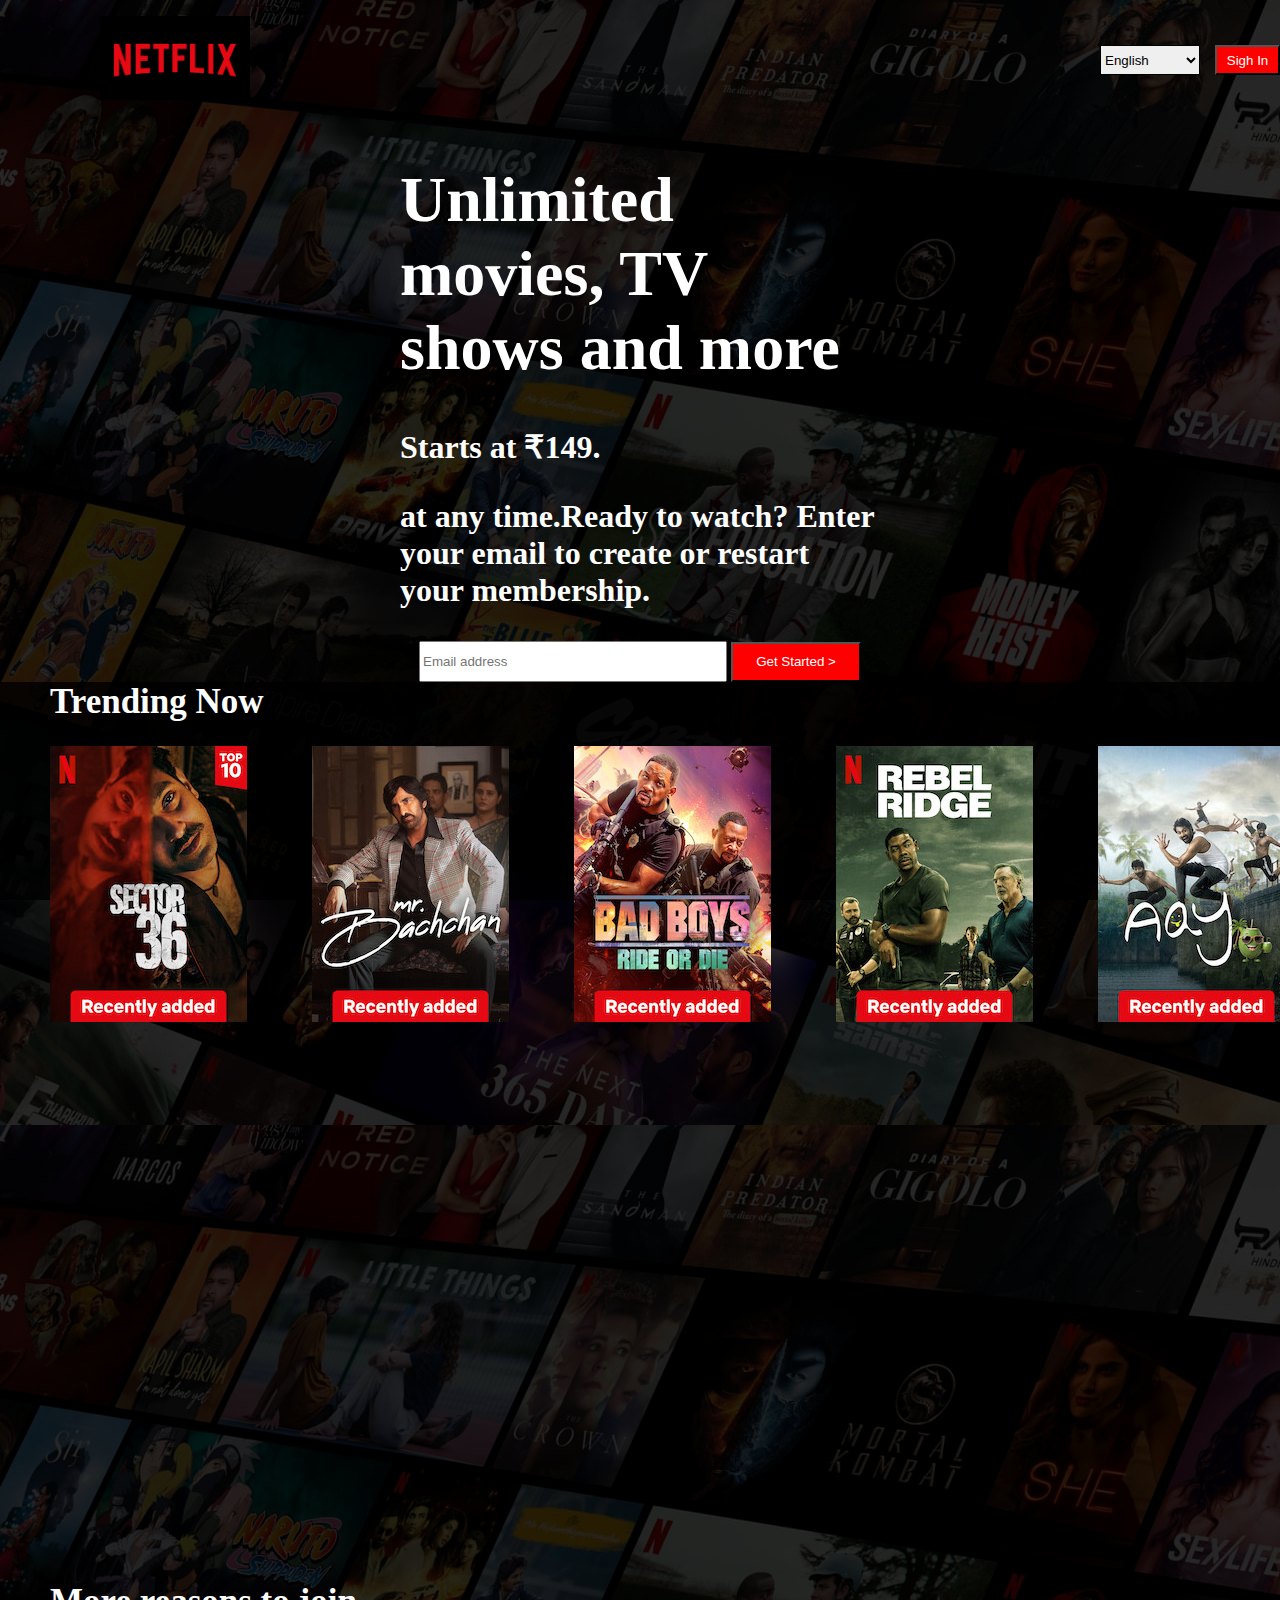
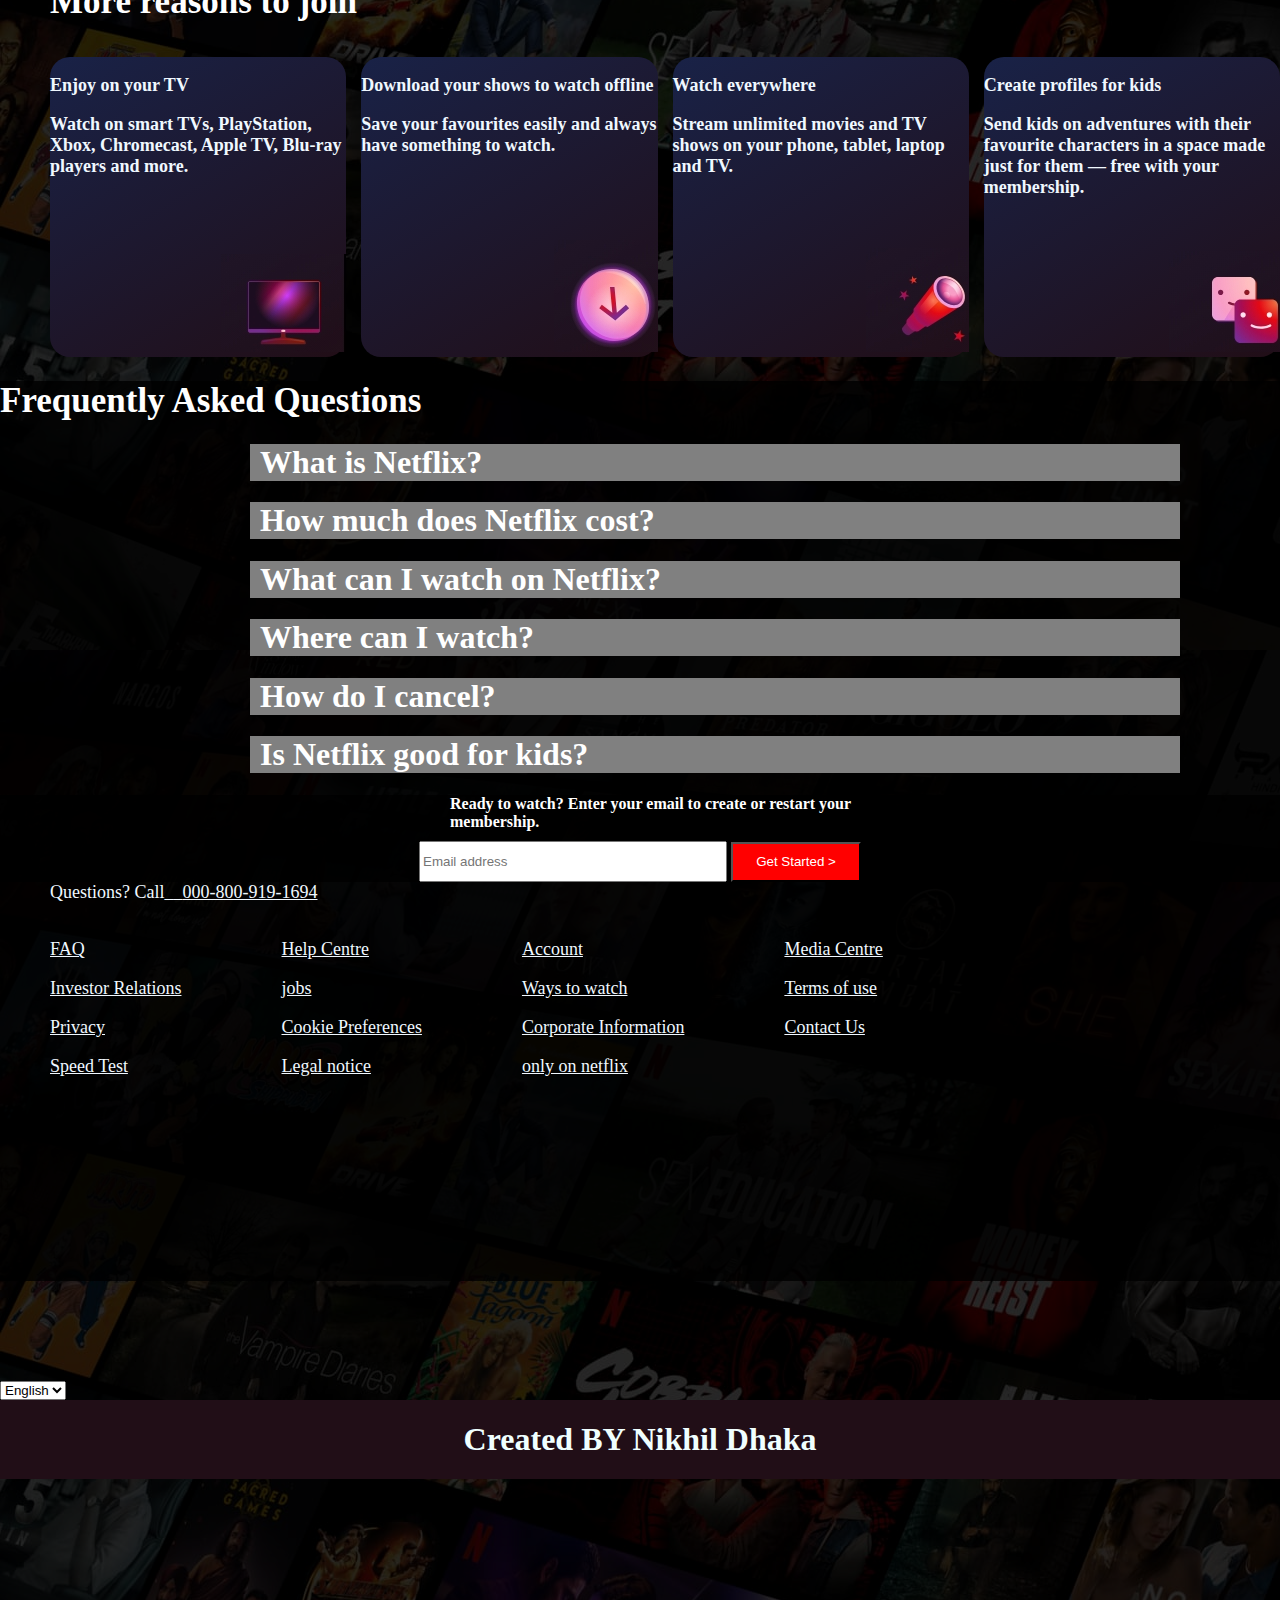
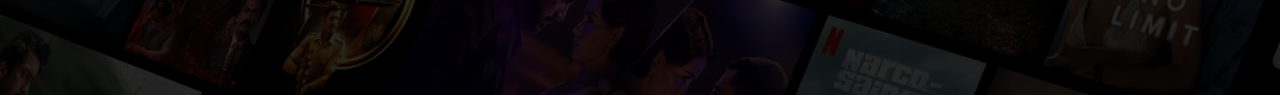
<file: index.html>
<!DOCTYPE html>
<html lang="en">

<head>
    <meta charset="UTF-8">
    <meta name="viewport" content="width=device-width, initial-scale=1.0">
    <title>NETFLIX</title>
    <link rel="stylesheet" href="stylesheet.css">
</head>

<body>
    <div class="main">
        <header class="flex header">

            <div class="logo">
                <p><img src="netflix logo.webp" width="150px"></p>
            </div>
            <div class="flex lang">
                <select class="select">

                    <option value="English">English</option>
                    <option value="Hindi"> हिन्दी</option>
                </select>
                <button type="button" class="button">Sigh In</button>
            </div>
        </header>

        <div class="text">
            <b>
                <h1>Unlimited movies, TV shows and more</h1>
            </b>
            <p>Starts at ₹149. </p>
            <p> at any time.Ready to watch? Enter your email to create or restart your membership.</p>
        </div>
        <div class="flex search">
            <form>
                <input type="email" placeholder="Email address">
                <input type="submit" class="button2" value="Get Started >">
            </form>
        </div>
        <div class="main">
            <div class="page2">

                <h1 class="trend htag">Trending Now</h1>
                <div class="flex">
                    <div class="trend">
                        <img src="1.jpg" class="i1">
                    </div>
                    <div class="trend ">
                        <img src="2.jpg">

                    </div>
                    <div class="trend">
                        <img src="3.jpg">

                    </div>
                    <div class="trend">
                        <img src="4.jpg">

                    </div>
                    <div class="trend">
                        <img src="5.jpg">

                    </div>
                </div>

            </div>
        </div>
        <div class="main">

                <div class="page3">

                <h3 class="htag trend">More reasons to join<h3>
                <div class=" flex trend ">
                    <div class="background ptag join">
                        <p>Enjoy on your TV</p>
                        <p>Watch on smart TVs, PlayStation, Xbox, Chromecast, Apple TV, Blu-ray players and more.</p>
                        <div class="jicon">
                            <img src="pc.jpeg">
                        </div>
                    </div>
                    <div class="background ptag join">
                        <p>Download your shows to watch offline
                        <p>
                        <p>Save your favourites easily and always have something to watch.</p>
                        <div class="jicon">
                            <img src="arrow.jpeg">
                        </div>
                    </div>
                    <div class="background ptag join">
                        <p>Watch everywhere</p>
                        <p>Stream unlimited movies and TV shows on your phone, tablet, laptop and TV.</p>
                        <div class="jicon">
                            <img src="item.jpeg">
                        </div>
                    </div>
                    <div class="background ptag join">
                        <p>Create profiles for kids</p>
                        <p>Send kids on adventures with their favourite characters in a space made just for them — free
                            with
                            your membership.</p>
                        <div class="jicon">
                            <img src="happyface.jpeg">
                        </div>
                    </div>



                </div>
                
            </div>
            <div class="main">
                <div class="page4">
                    <h1 class="htag">Frequently Asked Questions</h1>
                    <div>

                        <div class="Questions">
                            <h1>What is Netflix? </h1>
                        </div>
                        <div class="Questions">
                            <h1> How much does Netflix cost?</h1>
                        </div>
                        <div class="Questions">
                            <h1> What can I watch on Netflix?</h1>
                        </div>
                        <div class="Questions">
                            <h1>Where can I watch?</h1>
                        </div>
                        <div class="Questions">
                            <h1> How do I cancel?</h1>
                        </div>
                        <div class="Questions">
                            <h1> Is Netflix good for kids?</h1>
                        </div>

                    </div>


                </div>
                <div>
                </div>
                <div class="main">


                    <div class="page5">
                        <h1 class="text2">Ready to watch? Enter your email to create or restart your membership.</h1>

                        <div class="flex search">
                            <form>
                                <input type="email" placeholder="Email address">
                                <input type="submit" class="button2" value="Get Started >">
                            </form>
                        </div>



                    </div>
                    <div>
                        <div>

                            <p class="ptag trend">Questions? Call__<u>000-800-919-1694</u></p>
                        </div>
                        <div class=" flex2 ptag">
                            <u>

                                <p>FAQ</p>
                                <p>Investor Relations</p>
                                <p>Privacy</p>
                                <p>Speed Test</p>
                            </u>

                            <u>

                                <p>Help Centre</p>
                                <p>jobs</p>
                                <p>Cookie Preferences</p>
                                <p>Legal notice</p>
                            </u>


                            <u>

                                <p>Account</p>
                                <p>Ways to watch</p>
                                <p>Corporate Information</p>
                                <p>only on netflix</p>
                            </u>

                            <u>

                                <p>Media Centre</p>
                                <p>Terms of use </p>
                                <p>Contact Us</p>

                            </u>
                        </div>
                    </div>
                </div>
            </div>





            <div class="page6">
                <div class="lang2">
                    <select>

                        <option value="English">English</option>
                        <option value="Hindi"> हिन्दी</option>
                    </select>
                </div>
            </div>



            <div>
                <footer class="footer">

                    <h1>Created BY Nikhil Dhaka</h1>

                </footer>
            </div>

        </div>
    </div>

</body>

</html>
</file>
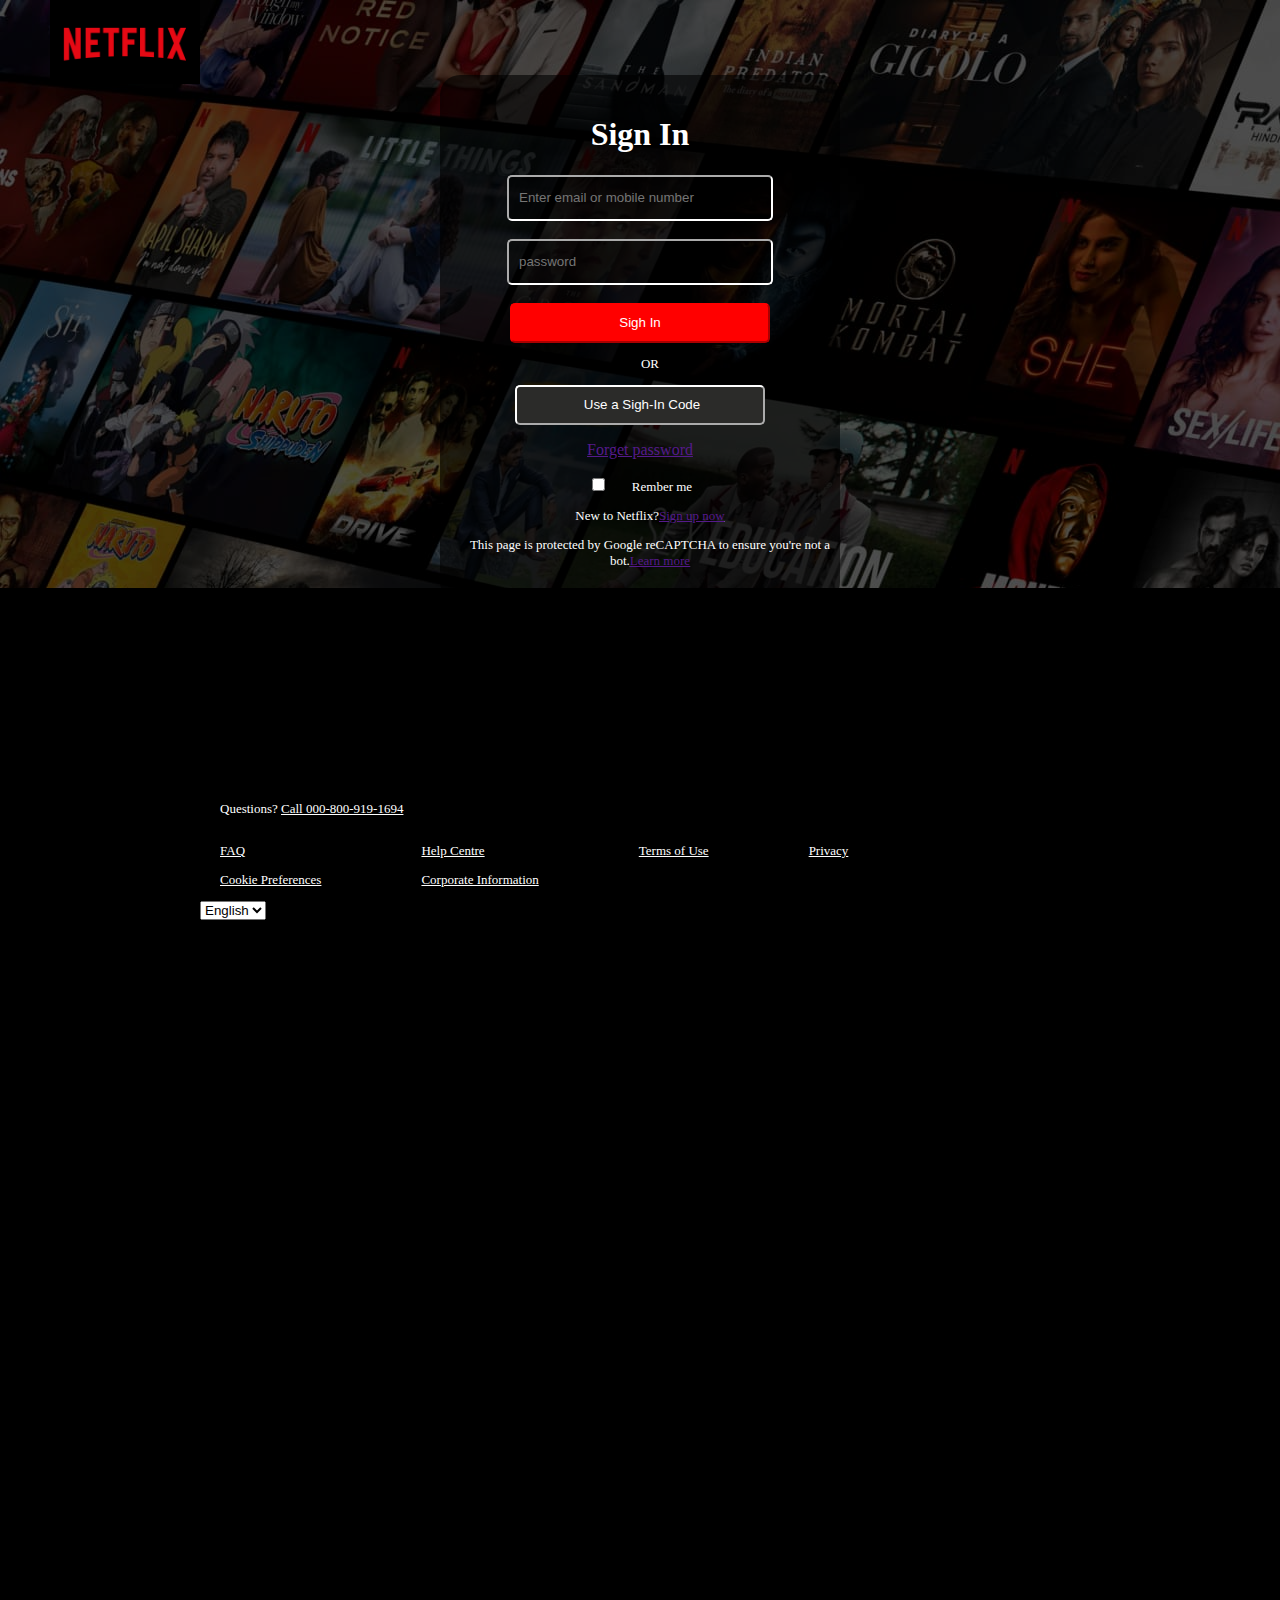
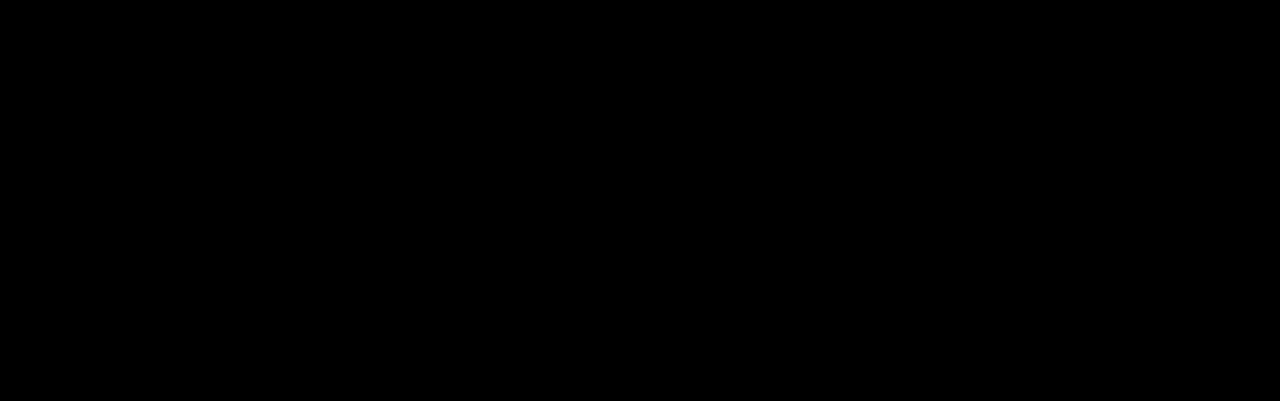
<file: SignIn.html>
<!DOCTYPE html>
<html lang="en">

<head>
    <meta charset="UTF-8">
    <meta name="viewport" content="width=device-width, initial-scale=1.0">
    <title>Sign In</title>
    <link rel="stylesheet" href="signsheet.css">

</head>

<body>


    <div class="main">
        <div class="header">


            <header>
                <div class="logo">
                    <a href="index.html">
                        <img src="netflix logo.webp" alt="image-alt-text" id="logo1">
                      </a>
                </div>
            </header>
        </div>




        <div class="page1">


            <div class="login">

                <div class="form">


                    <form action="" method="post" class="mform">
                        <h1 id="color">Sign In</h1>
                        <label for="emailornumber"></label>
                        <input type="email" id="emailornumber" placeholder="Enter email or mobile number" required class="inputtype"><br>
                        <label for="password"></label><br>
                        <input type="password" id="password" placeholder="password" class="inputtype" required><br>
                        <br>
                        <button type="submit" class="button">Sigh In</button><br>
                        <p id="color2">OR</p>
                        <button type="button" class="inputtype2">Use a Sigh-In Code </button>
                        <U>
                            <p><a href="">Forget password</a></p>
                        </U>
                    </form>
                    <div class="mform">
                        <input type="checkbox" id="checkbox color2">
                        <label for="checkbox" id="color2">Rember me</label>
                        
                        
                        
                        <p id="color2">New to Netflix?<u><a href="">Sign up now</a></u></p>
                        <p id="color2">This page is protected by Google reCAPTCHA to ensure you're not a bot.<u><a
                            href="">Learn
                            more</a></u></p>
                            
                        
                    </div>
            </div>
        </div>
    </div>



    <div class="twopages">



        <p id="color2">Questions? <u>Call 000-800-919-1694</u></p>
        <div class="page2" id="color2">

            <u>
                <P>FAQ</P>

                <p> Cookie Preferences
                </P>
            </u>

            <u>
                <p>Help Centre</p>
                <p>Corporate Information
                </p>
            </u>

            <u>
                <p>Terms of Use</p>
            </u>
            <u>
                <p>Privacy</p>
            </u>

        </div>
        <div class="main">

            <div class="page3">


                <select class="select">
                    <option value="English">English</option>
                    <option value="Hindi"> हिन्दी</option>
                </select>


            </div>
        </div>

    </div>
    </div>









    </div>
</body>

</html>
</file>
<file: stylesheet.css>
body {
    background-image: url("netflix-background-image.jpg");
    margin: 0;
    padding: 0;
}

.main {
    background-color: rgba(0, 0, 0, .8);
    width: 100vw;
    height: 100vh;
}

.header {
    align-items: center;
    justify-content: space-between;
}

.logo {
    margin-left: 100px;
}

.text {
    color: white;
    font-size: 2rem;
    margin-left: 400px;
    margin-right: 400px;
    font-weight: 900;
}
.text2{
    color: white;
    font-size: medium;
    margin-left: 450px;
    margin-right: 400px;
    font-weight: 900;

}
.lang {
    display: flex;
}
.lang2{
    display: flex;
    margin-top: 100px;
}

.flex {
    display: flex;
    gap: 15px;
}

.select {
    width: 100px;
    border-color: black;
}

.button {
    background-color: red;
    color: white;
    width: 65px;
    height: 30px;
    border-color: black;
}

.button2 {
    background-color: red;
    color: white;
    width: 130px;
    height: 40px;
    border-color: black;
    align-items: center;
    justify-content: center;

}

.search {
    align-items: center;
    justify-content: center;


}

.htag {
    color: white;
    font-size: 35px;
}

.ptag {
    color: aliceblue;
    font-size: large;
}

input[type="email"] {
    width: 300px;
    height: 35px;
}

.i1 {
    transition: all .1s ease;
}

.trend:hover .i1 {
    transform: scale(1.05);
}

.trend {
    margin-left: 50px;
    margin-top: 0%;
}

.background {
    background: linear-gradient(149deg,
            #192247 0%,
            #210e17 99.08%);
}

.join {
    position: relative;
    width: 300px;
    height: 300px;
    border-radius: 20px;
}

.jicon {
    position: absolute;
    bottom: 0;
    right: 0;
}
.Questions{
    
    background-color:gray ;
    color: white;
    margin-left: 250px;
    margin-right: 100px;
    white-space: 10px;
    padding-left: 10px;
}
.flex2{
    display: flex;
    margin-left: 50px;
    gap: 100px;
    

}

footer {
    display: flex;
    justify-content: center;
    color: azure;
    align-content: center;
    width: 100%;
    background-color:#210e17; 
    font-size: medium;
    font-weight: bolder;
}
</file>
<file: signsheet.css>
.logo {
    margin-left: 50px;
}

body {
    background-image: url(netflix-background-image.jpg);
    margin: 0;
    padding: 0;
}

.main {
    background-color: rgba(0, 0, 0, .6);
    width: 100vw;
    height: 100vh;
}

#logo1 {
    width: 150px;
}

#color {
    color: white;
    font-weight: 900;
}

#color2 {
    color: white;
    font-size: small;
    font-weight: 300px;
    font-style: normal;
    font-style: normal;
    margin-left: 20px;
}

.page1 {
    display: flex;
    align-items: center;
    justify-content: center;
    height: 500px;

}


.form {
    background-color: rgba(0, 0, 0, 0.6);

    border-radius: 20px;



    width: 400px;
    padding: 20px 0px;

}

.mform {
    text-align: center;

}

.inputtype {

    width: 250px;
    height: 40px;
    color: white;
    background-color: rgba(0, 0, 0, .4);
    border-color: white;
    border-radius: 5px;
    padding-left: 10px;


}

.inputtype2 {
    width: 250px;
    height: 40px;
    color: white;
    background-color: rgb(43, 43, 41);
    border-color: white;
    border-radius: 5px;
    padding-left: 10px;

}


.page2 {

    display: flex;
    gap: 100px;
    margin-left: 30px;

}

.page3 {
    display: flex;
}

.twopages {
    background-color: black;
    padding: 200px;



}

.button {
    color: white;
    background-color: red;
    border-color: red;
    width: 260px;
    height: 40px;
    border-radius: 5px;


}
</file>
